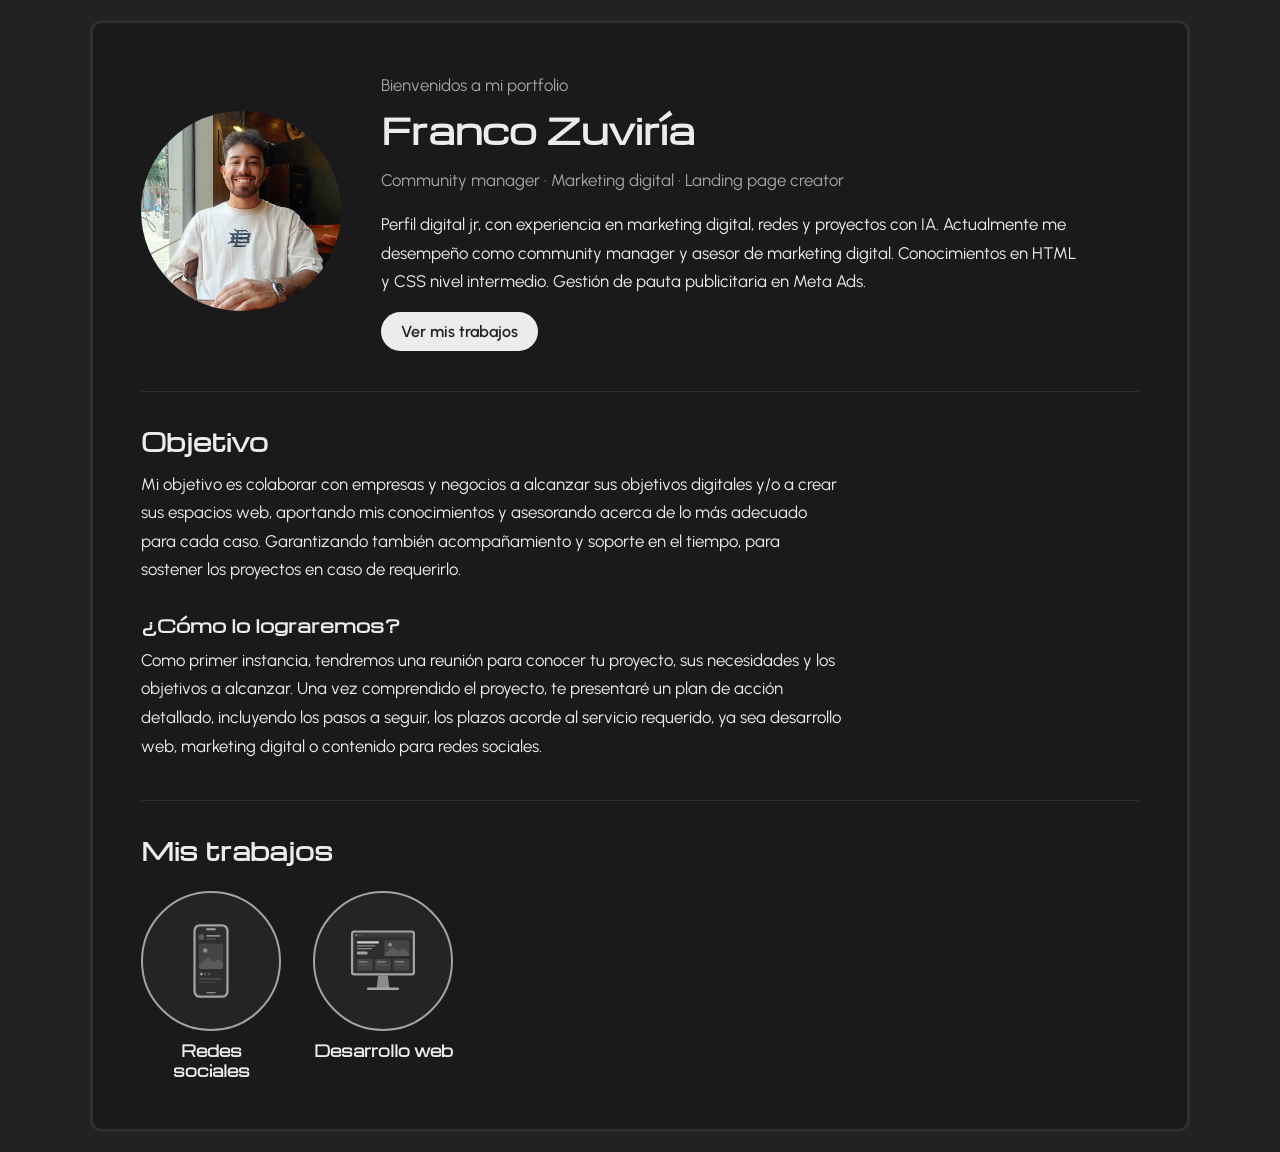
<file: index.html>
<!DOCTYPE html>
<html lang="es">
<head>
  <meta charset="UTF-8">
  <meta name="viewport" content="width=device-width, initial-scale=1.0">
  <meta name="description" content="Portfolio de Franco Zuviría, desarrollador web junior y community manager.">
  <title>Franco Zuviría | Portfolio</title>
  <link rel="stylesheet" href="styles.css">
  <link rel="preconnect" href="https://fonts.googleapis.com">
  <link rel="preconnect" href="https://fonts.gstatic.com" crossorigin>
  <link href="https://fonts.googleapis.com/css2?family=Michroma&family=Urbanist:wght@100..900&display=swap" rel="stylesheet">
</head>
<body>

  <div class="caja">

    <header class="presentacion" id="inicio">
      <img class="foto" src="img/IMG_20260204_122508455_HDR.jpg" width="200" height="200" alt="Foto de Franco Zuviría">

      <div class="presentacion-texto">
        <p class="saludo">Bienvenidos a mi portfolio</p>
        <h1>Franco Zuviría</h1>
        <p class="rol">Community manager · Marketing digital · Landing page creator</p>
        <p>
          Perfil digital jr, con experiencia en marketing digital, redes y proyectos con IA.
          Actualmente me desempeño como community manager y asesor de marketing digital.
         Conocimientos en HTML y CSS nivel intermedio.
        Gestión de pauta publicitaria en Meta Ads.</p>
          

        <div class="botones">
          <a class="boton" href="#proyectos">Ver mis trabajos</a>
        </div>
      </div>
    </header>

    <main>

      <section id="objetivo">
        <h2>Objetivo</h2>
        <p>
          Mi objetivo es colaborar con empresas y negocios a alcanzar sus objetivos digitales y/o a crear sus espacios web, aportando mis conocimientos y asesorando acerca de lo más adecuado para cada caso.
          Garantizando también acompañamiento y soporte en el tiempo, para sostener los proyectos en caso de requerirlo.
        </p>

        <h3>¿Cómo lo lograremos?</h3>
        <p>
          Como primer instancia, tendremos una reunión para conocer tu proyecto, sus necesidades y los objetivos a alcanzar.
          Una vez comprendido el proyecto, te presentaré un plan de acción detallado, incluyendo los pasos a seguir, los plazos acorde al servicio requerido, ya sea desarrollo web, marketing digital o contenido para redes sociales.
        </p>
      </section>

      <section id="proyectos">
        <h2>Mis trabajos</h2>

        <div class="proyectos-grid">

          <a class="proyecto" href="proyecto1.html">
            <img src="img/telefono.svg" alt="Gestión de redes sociales">
            <h3>Redes sociales</h3>
          </a>

          <a class="proyecto" href="proyecto2.html">
            <img src="img/monitor.svg" alt="Desarrollo web">
            <h3>Desarrollo web</h3>
          </a>

        </div>
      </section>

    </main>

  </div>

</body>
</html>
</file>
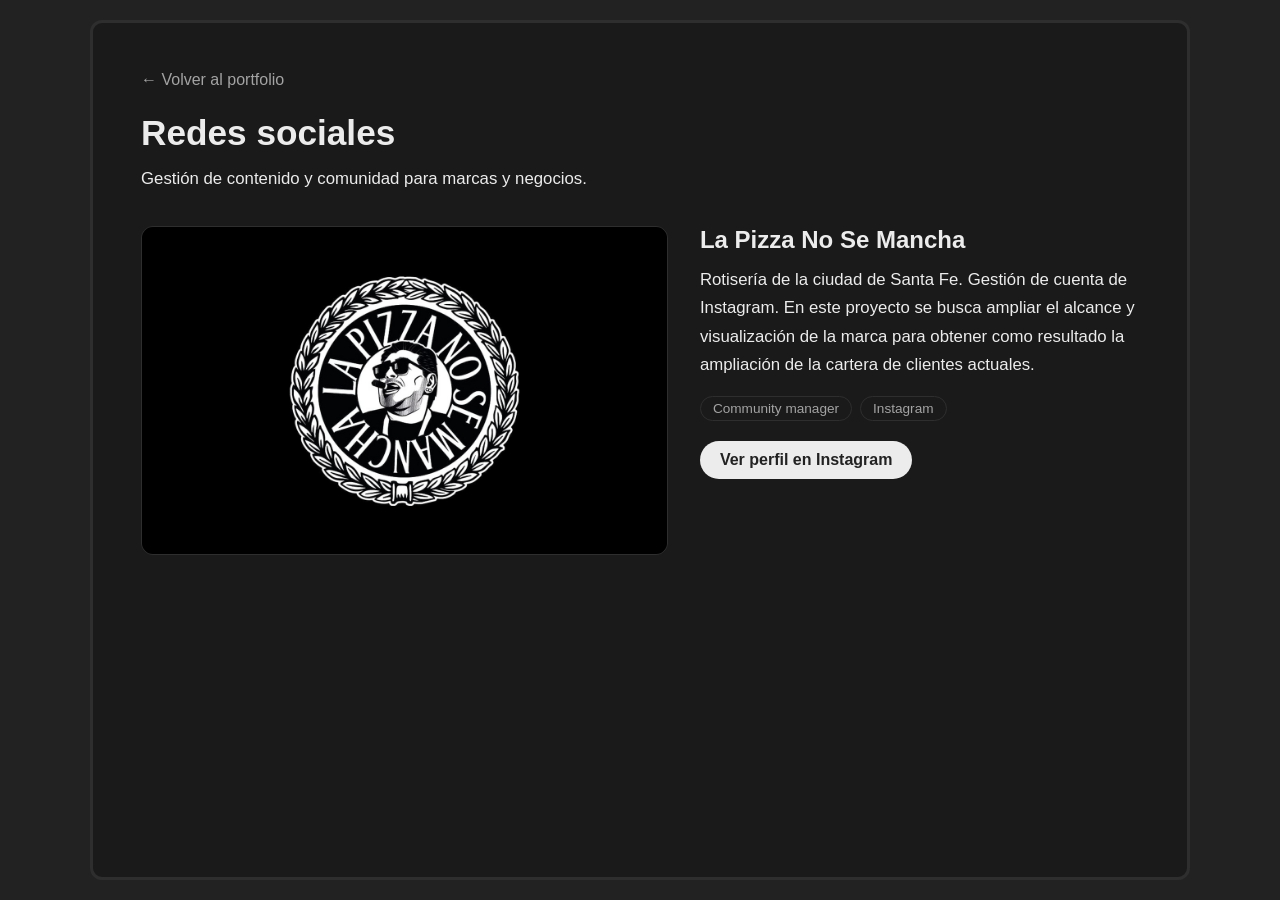
<file: proyecto1.html>
<!DOCTYPE html>
<html lang="es">
<head>
  <meta charset="UTF-8">
  <meta name="viewport" content="width=device-width, initial-scale=1.0">
  <title>Redes sociales | Franco Zuviría</title>
  <link rel="stylesheet" href="styles.css">
  <!-- acá van los <link> de Google Fonts, los mismos del index -->
</head>
<body>

  <div class="caja">

    <a class="volver" href="index.html">← Volver al portfolio</a>

    <header>
      <h1>Redes sociales</h1>
      <p>Gestión de contenido y comunidad para marcas y negocios.</p>
    </header>

    <main>

  <article class="trabajo">

  <img class="captura" src="img/logo-pizza-16x10.jpg" alt="Logo de La Pizza No Se Mancha">

  <div class="trabajo-info">
    <h2>La Pizza No Se Mancha</h2>
    <p>
      Rotisería de la ciudad de Santa Fe. Gestión de cuenta de Instagram.
      En este proyecto se busca ampliar el alcance y visualización de la marca para obtener como resultado la ampliación de la cartera de clientes actuales.
    </p>

    <ul class="etiquetas">
       <li>Community manager</li>
      <li>Instagram</li>
     
    </ul>

    <a class="boton" href="https://www.instagram.com/lapizzanosemancha.sf/" target="_blank" rel="noopener">Ver perfil en Instagram</a>
  </div>

</article>
    </main>

  </div>

</body>
</html>
</file>
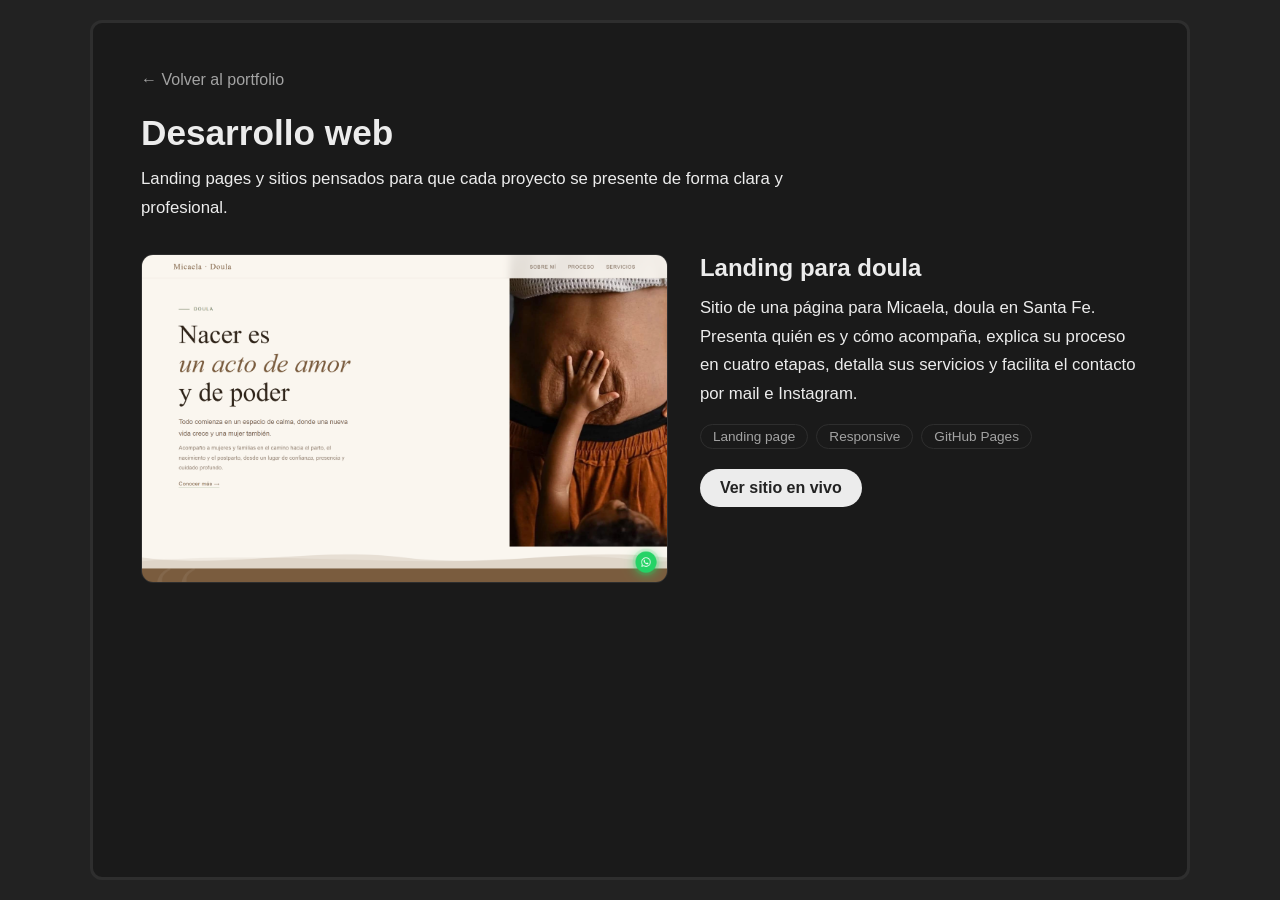
<file: proyecto2.html>
<!DOCTYPE html>
<html lang="es">
<head>
  <meta charset="UTF-8">
  <meta name="viewport" content="width=device-width, initial-scale=1.0">
  <title>Desarrollo web | Franco Zuviría</title>
  <link rel="stylesheet" href="styles.css">
  <!-- acá van tus <link> de Google Fonts, los mismos del index -->
</head>
<body>

  <div class="caja">

    <a class="volver" href="index.html">← Volver al portfolio</a>

    <header>
      <h1>Desarrollo web</h1>
      <p>Landing pages y sitios pensados para que cada proyecto se presente de forma clara y profesional.</p>
    </header>

    <main>
<article class="trabajo">

  <img class="captura" src="img/landing-doula.png" loading="lazy" alt="Captura de la landing de Micaela, doula">

  <div class="trabajo-info">
    <h2>Landing para doula</h2>
    <p>
      Sitio de una página para Micaela, doula en Santa Fe. Presenta quién es y cómo acompaña,
      explica su proceso en cuatro etapas, detalla sus servicios y facilita el contacto por mail e Instagram.
    </p>

    <ul class="etiquetas">
      <li>Landing page</li>
      <li>Responsive</li>
      <li>GitHub Pages</li>
    </ul>

    <a class="boton" href="https://micadoula.github.io/land/" target="_blank" rel="noopener">Ver sitio en vivo</a>
  </div>

</article>

    </main>

  </div>

</body>
</html>
</file>
<file: styles.css>
:root {
  --fondo: #222;
  --caja: #1a1a1a;
  --tarjeta: #242424;
  --texto: #ececec;
  --texto-suave: #a3a3a3;
  --borde: #2e2e2e;
}

* {
  box-sizing: border-box;
}

html {
  scroll-behavior: smooth;
}

body {
  background-color: var(--fondo);
  color: var(--texto);
  font-family: "Urbanist", sans-serif;
  margin: 0;
  padding: 20px;
}

/* ---------- Caja principal ---------- */
.caja {
  background-color: var(--caja);
  border: 3px solid var(--borde);
  border-radius: 12px;
  max-width: 1100px;
  min-height: calc(100vh - 40px);
  margin: 0 auto;
  padding: 48px;
}

/* ---------- Tipografía ---------- */
h1, h2, h3 {
  color: var(--texto);
  font-family: "Michroma", sans-serif;
}

h1 {
  font-size: 2.2rem;
  margin: 0 0 12px;
}

h2 {
  font-size: 1.5rem;
  margin: 0 0 12px;
}

h3 {
  font-size: 1.15rem;
  margin: 28px 0 8px;
}

p {
  color: var(--texto);
  font-family: "Urbanist", sans-serif;
  font-size: 1.05rem;
  line-height: 1.7;
  max-width: 70ch;
  margin: 0 0 16px;
}

section {
  margin-top: 40px;
  padding-top: 32px;
  border-top: 1px solid var(--borde);
}

/* ---------- Presentación ---------- */
.presentacion {
  display: flex;
  align-items: center;
  gap: 40px;
}

.foto {
  width: 200px;
  height: 200px;
  flex-shrink: 0;
  object-fit: cover;
  border-radius: 50%;
  background-color: var(--tarjeta);
}

.saludo {
  margin: 0 0 4px;
  color: var(--texto-suave);
}

.rol {
  margin: 0 0 16px;
  color: var(--texto-suave);
}

.botones {
  display: flex;
  gap: 12px;
  margin-top: 8px;
}

.boton {
  display: inline-block;
  padding: 10px 20px;
  border-radius: 999px;
  background-color: var(--texto);
  color: var(--fondo);
  text-decoration: none;
  font-weight: 600;
}

/* ---------- Proyectos ---------- */
.proyectos-grid {
  display: grid;
  grid-template-columns: repeat(auto-fill, 140px);
  gap: 32px;
  justify-content: start;
  margin-top: 24px;
}

.proyecto {
  display: flex;
  flex-direction: column;
  align-items: center;
  gap: 10px;
  text-decoration: none;
  color: var(--texto);
}

.proyecto img {
  width: 100%;
  aspect-ratio: 1 / 1;
  height: auto;
  border-radius: 50%;
  object-fit: cover;
  object-position: center;
  padding: 4px;
  background-color: var(--tarjeta);
  border: 2px solid var(--texto-suave);
  transition: transform 0.2s, border-color 0.2s;
}

.proyecto h3 {
  margin: 0;
  font-size: 0.95rem;
  line-height: 1.3;
  text-align: center;
  min-height: 2.6em;   /* reserva dos líneas para que todos queden alineados */
}

.proyecto:hover img {
  transform: scale(1.06);
  border-color: var(--texto);
}

/* ---------- Páginas de detalle (proyecto2) ---------- */
.volver {
  display: inline-block;
  margin-bottom: 24px;
  color: var(--texto-suave);
  text-decoration: none;
}

.volver:hover {
  color: var(--texto);
}

.trabajo {
  display: grid;
  grid-template-columns: 1.2fr 1fr;
  gap: 32px;
  align-items: start;
  margin-top: 32px;
}

.captura {
  width: 100%;
  aspect-ratio: 16 / 10;
  object-fit: cover;
  object-position: top;
  border-radius: 12px;
  border: 1px solid var(--borde);
  background-color: var(--tarjeta);
}

.etiquetas {
  list-style: none;
  padding: 0;
  display: flex;
  flex-wrap: wrap;
  gap: 8px;
  margin: 0 0 20px;
}

.etiquetas li {
  padding: 4px 12px;
  border: 1px solid var(--borde);
  border-radius: 999px;
  font-size: 0.85rem;
  color: var(--texto-suave);
}

/* ---------- Celular ---------- */
@media (max-width: 800px) {
  .caja {
    padding: 28px 20px;
  }

  .trabajo {
    grid-template-columns: 1fr;
  }
}

@media (max-width: 700px) {
  .presentacion {
    flex-direction: column;
    align-items: flex-start;
    gap: 24px;
  }

  .foto {
    width: 150px;
    height: 150px;
  }
}

@media (max-width: 600px) {
  .proyectos-grid {
    grid-template-columns: repeat(auto-fill, 100px);   /* antes 140px */
    gap: 20px;
  }

  .proyecto h3 {
    font-size: 0.8rem;
  }
}
</file>
